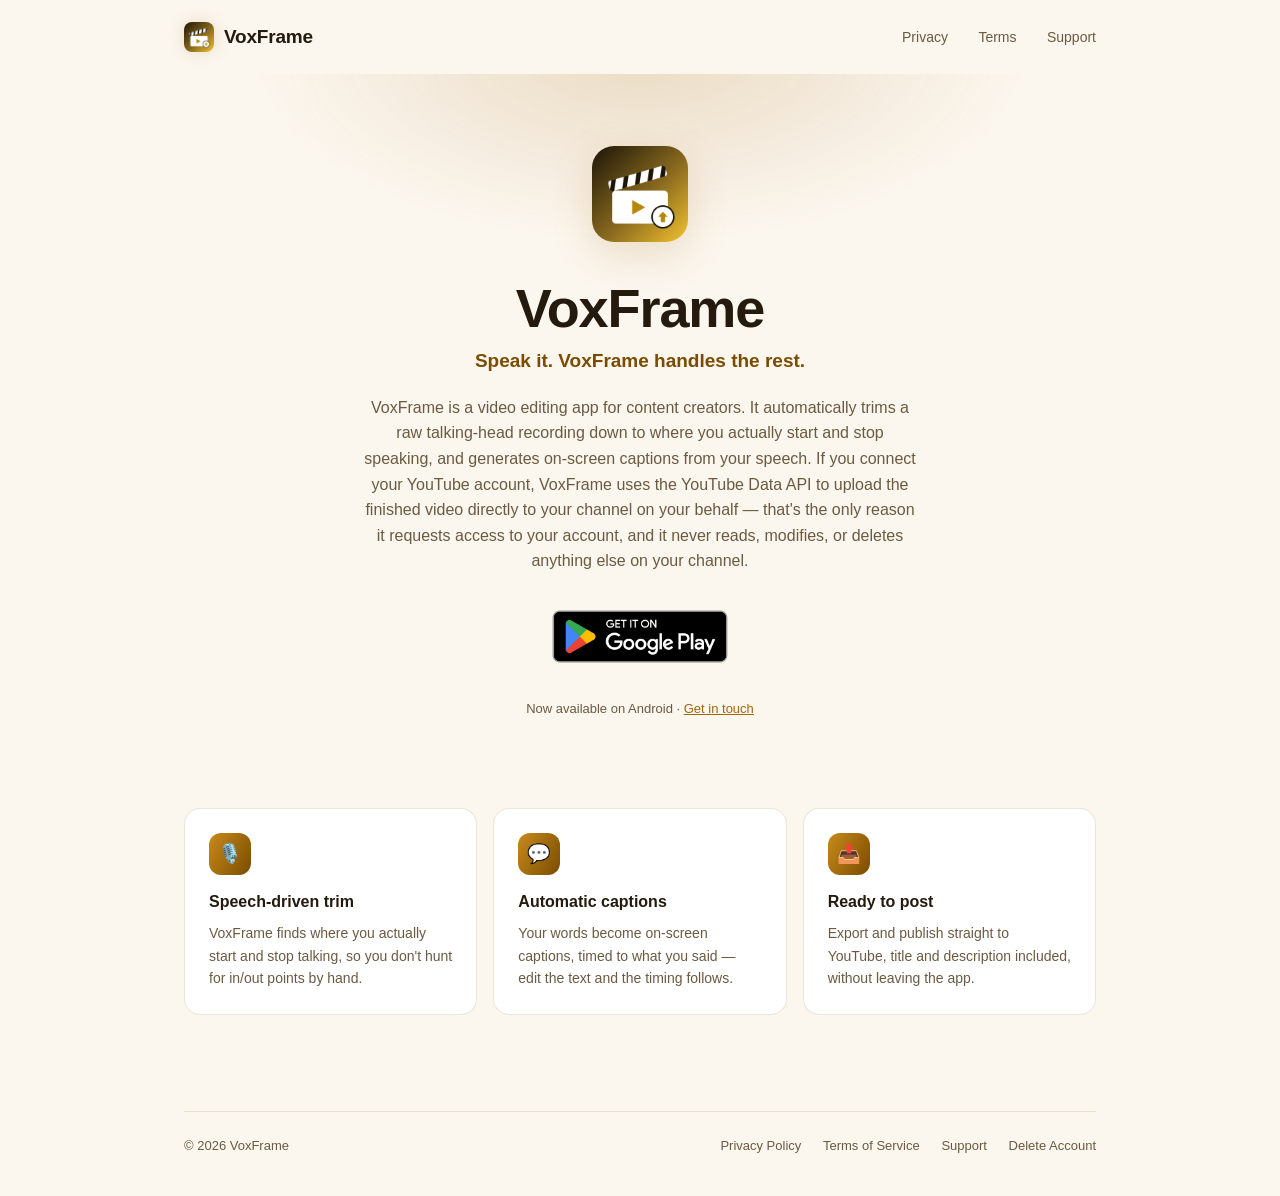
<file: index.html>
<!DOCTYPE html>
<html lang="en">
<head>
<meta charset="UTF-8">
<meta name="viewport" content="width=device-width, initial-scale=1.0">
<title>VoxFrame</title>
<meta name="description" content="VoxFrame is a video editing app that trims your video to your speech, generates captions automatically, and publishes the finished clip straight to YouTube.">
<link rel="icon" href="/icon.png">
<link rel="stylesheet" href="/style.css">
<style>
  .hero{
    position:relative; padding:72px 0 56px; text-align:center; overflow:hidden;
  }
  .hero::before{
    content:""; position:absolute; inset:-40% -10% auto -10%; height:520px;
    background:radial-gradient(closest-side, var(--shadow-gold), transparent 70%);
    filter:blur(10px); z-index:-1; pointer-events:none;
  }
  .hero img.mark{
    width:96px; height:96px; border-radius:22px; margin-bottom:28px;
    box-shadow:0 12px 40px var(--shadow-gold);
  }
  .hero h1{
    font-size:clamp(32px,6vw,54px); font-weight:800; letter-spacing:-0.02em;
    margin:0 0 8px; line-height:1.12;
  }
  .hero .tagline{
    font-size:19px; font-weight:600; color:var(--gold-bright);
    margin:0 auto 18px;
  }
  .hero p{ font-size:16px; color:var(--text-dim); max-width:560px; margin:0 auto 24px; }
  .sub-cta{ margin-top:16px; font-size:13px; color:var(--text-dim); }
  /* Google's badge image carries its own required padding. */
  .play-badge{ display:inline-block; transition:transform .15s ease; }
  .play-badge:hover{ transform:translateY(-1px); }
  .play-badge img{ width:200px; height:auto; display:block; }
  .features{
    display:grid; grid-template-columns:repeat(auto-fit,minmax(240px,1fr));
    gap:16px; padding:32px 0 72px;
  }
  .feature{ transition:transform .15s ease, box-shadow .15s ease; }
  .feature:hover{ transform:translateY(-3px); box-shadow:0 16px 32px rgba(0,0,0,0.25); }
  .feature .icon{
    width:42px; height:42px; border-radius:12px; display:flex; align-items:center;
    justify-content:center; font-size:19px; margin-bottom:14px;
    background:linear-gradient(120deg,var(--gold-deep),var(--gold-bright));
  }
  .feature h3{ margin:0 0 8px; font-size:16px; }
  .feature p{ margin:0; font-size:14px; color:var(--text-dim); }
</style>
</head>
<body>
<div class="wrap">
  <header>
    <a class="brand" href="/"><img src="/icon.png" alt=""> VoxFrame</a>
    <nav>
      <a href="/privacy">Privacy</a>
      <a href="/terms">Terms</a>
      <a href="/support">Support</a>
    </nav>
  </header>

  <section class="hero">
    <img class="mark" src="/icon.png" alt="VoxFrame">
    <h1>VoxFrame</h1>
    <p class="tagline">Speak it. VoxFrame handles the rest.</p>
    <p>VoxFrame is a video editing app for content creators. It automatically trims a raw talking-head recording down to where you actually start and stop speaking, and generates on-screen captions from your speech. If you connect your YouTube account, VoxFrame uses the YouTube Data API to upload the finished video directly to your channel on your behalf — that's the only reason it requests access to your account, and it never reads, modifies, or deletes anything else on your channel.</p>
    <a class="play-badge" href="https://play.google.com/store/apps/details?id=com.martinf.voxframe"><img src="/play-badge.png" alt="Get it on Google Play"></a>
    <div class="sub-cta">Now available on Android &middot; <a href="/support">Get in touch</a></div>
  </section>

  <section class="features">
    <div class="feature card">
      <div class="icon">🎙️</div>
      <h3>Speech-driven trim</h3>
      <p>VoxFrame finds where you actually start and stop talking, so you don't hunt for in/out points by hand.</p>
    </div>
    <div class="feature card">
      <div class="icon">💬</div>
      <h3>Automatic captions</h3>
      <p>Your words become on-screen captions, timed to what you said — edit the text and the timing follows.</p>
    </div>
    <div class="feature card">
      <div class="icon">📤</div>
      <h3>Ready to post</h3>
      <p>Export and publish straight to YouTube, title and description included, without leaving the app.</p>
    </div>
  </section>

  <footer>
    <div>&copy; <span id="year"></span> VoxFrame</div>
    <div class="links">
      <a href="/privacy">Privacy Policy</a>
      <a href="/terms">Terms of Service</a>
      <a href="/support">Support</a>
      <a href="/delete-account">Delete Account</a>
    </div>
  </footer>
</div>
<script>document.getElementById('year').textContent = new Date().getFullYear();</script>
</body>
</html>
</file>
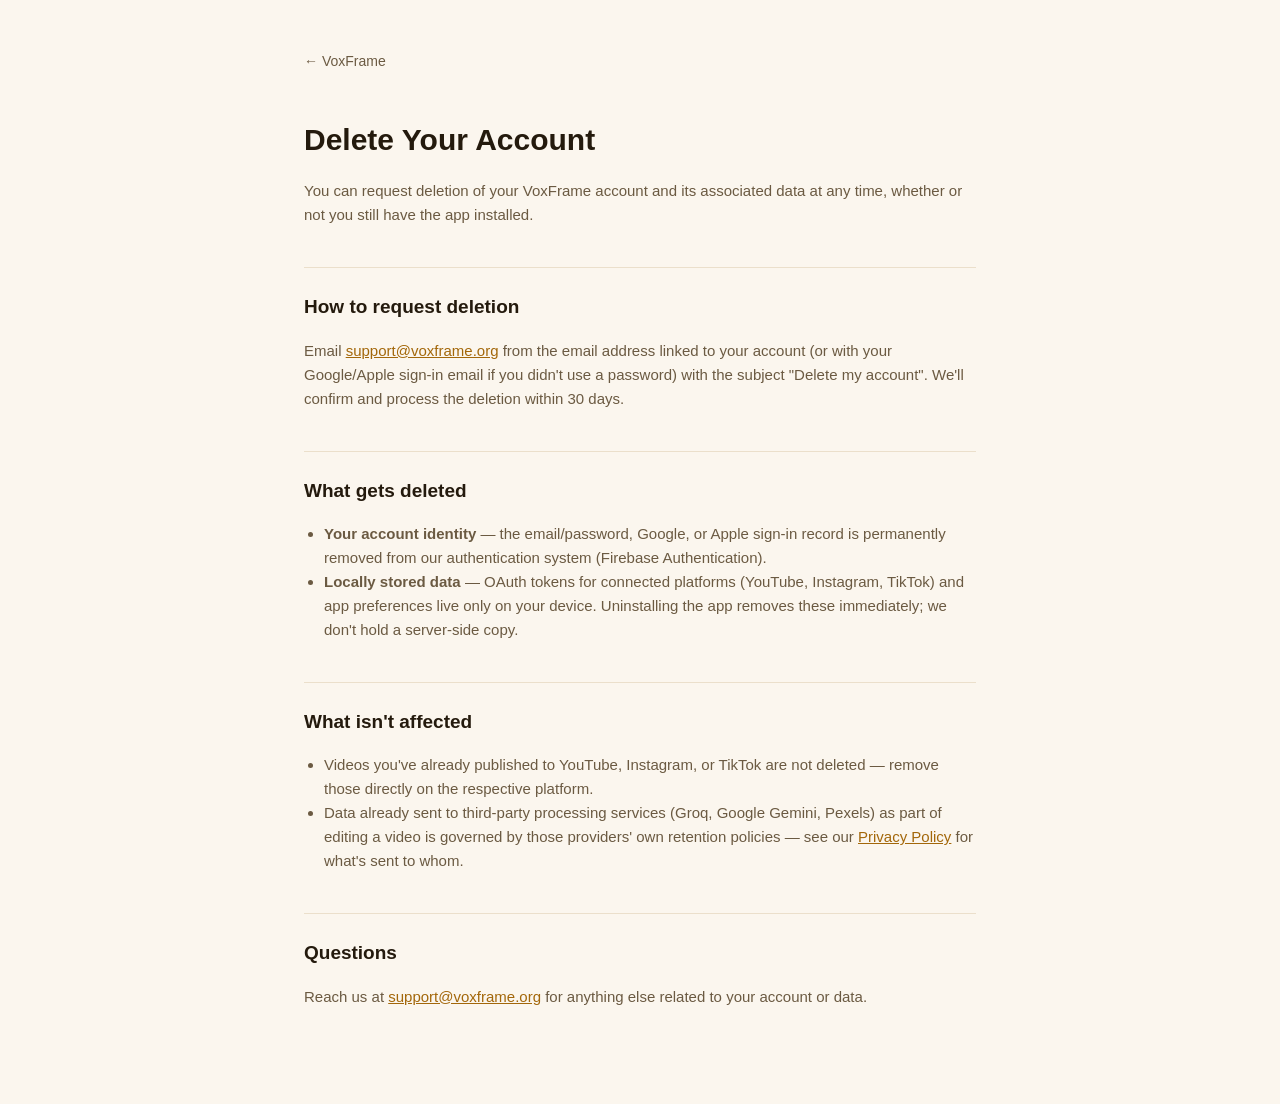
<file: delete-account.html>
<!DOCTYPE html>
<html lang="en">
<head>
<meta charset="UTF-8">
<meta name="viewport" content="width=device-width, initial-scale=1.0">
<title>Delete Account — VoxFrame</title>
<link rel="icon" href="/icon.png">
<link rel="stylesheet" href="/style.css">
</head>
<body>
<div class="wrap narrow doc">
  <a class="back" href="/">&larr; VoxFrame</a>
  <h1>Delete Your Account</h1>

  <p>You can request deletion of your VoxFrame account and its associated data at any time, whether or not you still have the app installed.</p>

  <h2>How to request deletion</h2>
  <p>Email <a href="mailto:support@voxframe.org?subject=Delete%20my%20VoxFrame%20account">support@voxframe.org</a> from the email address linked to your account (or with your Google/Apple sign-in email if you didn't use a password) with the subject "Delete my account". We'll confirm and process the deletion within 30 days.</p>

  <h2>What gets deleted</h2>
  <ul>
    <li><strong>Your account identity</strong> — the email/password, Google, or Apple sign-in record is permanently removed from our authentication system (Firebase Authentication).</li>
    <li><strong>Locally stored data</strong> — OAuth tokens for connected platforms (YouTube, Instagram, TikTok) and app preferences live only on your device. Uninstalling the app removes these immediately; we don't hold a server-side copy.</li>
  </ul>

  <h2>What isn't affected</h2>
  <ul>
    <li>Videos you've already published to YouTube, Instagram, or TikTok are not deleted — remove those directly on the respective platform.</li>
    <li>Data already sent to third-party processing services (Groq, Google Gemini, Pexels) as part of editing a video is governed by those providers' own retention policies — see our <a href="/privacy">Privacy Policy</a> for what's sent to whom.</li>
  </ul>

  <h2>Questions</h2>
  <p>Reach us at <a href="mailto:support@voxframe.org">support@voxframe.org</a> for anything else related to your account or data.</p>
</div>
</body>
</html>
</file>
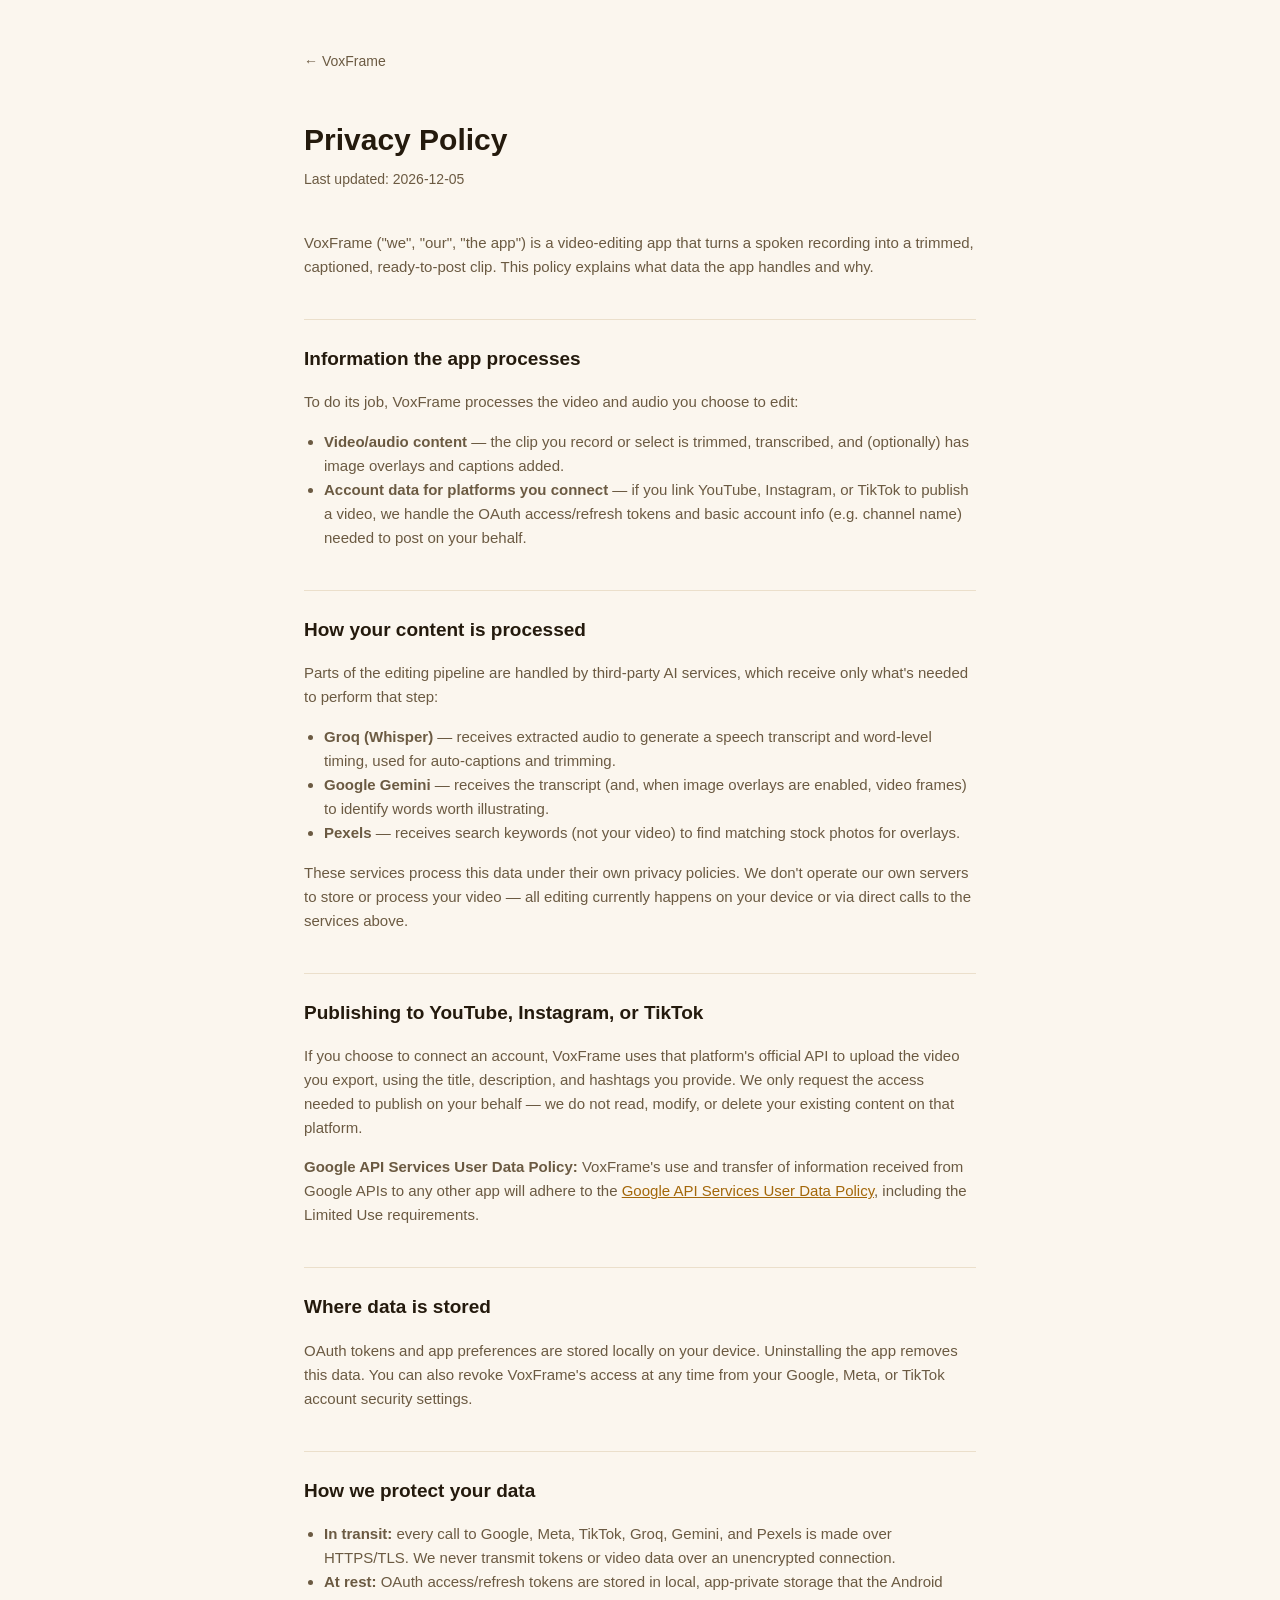
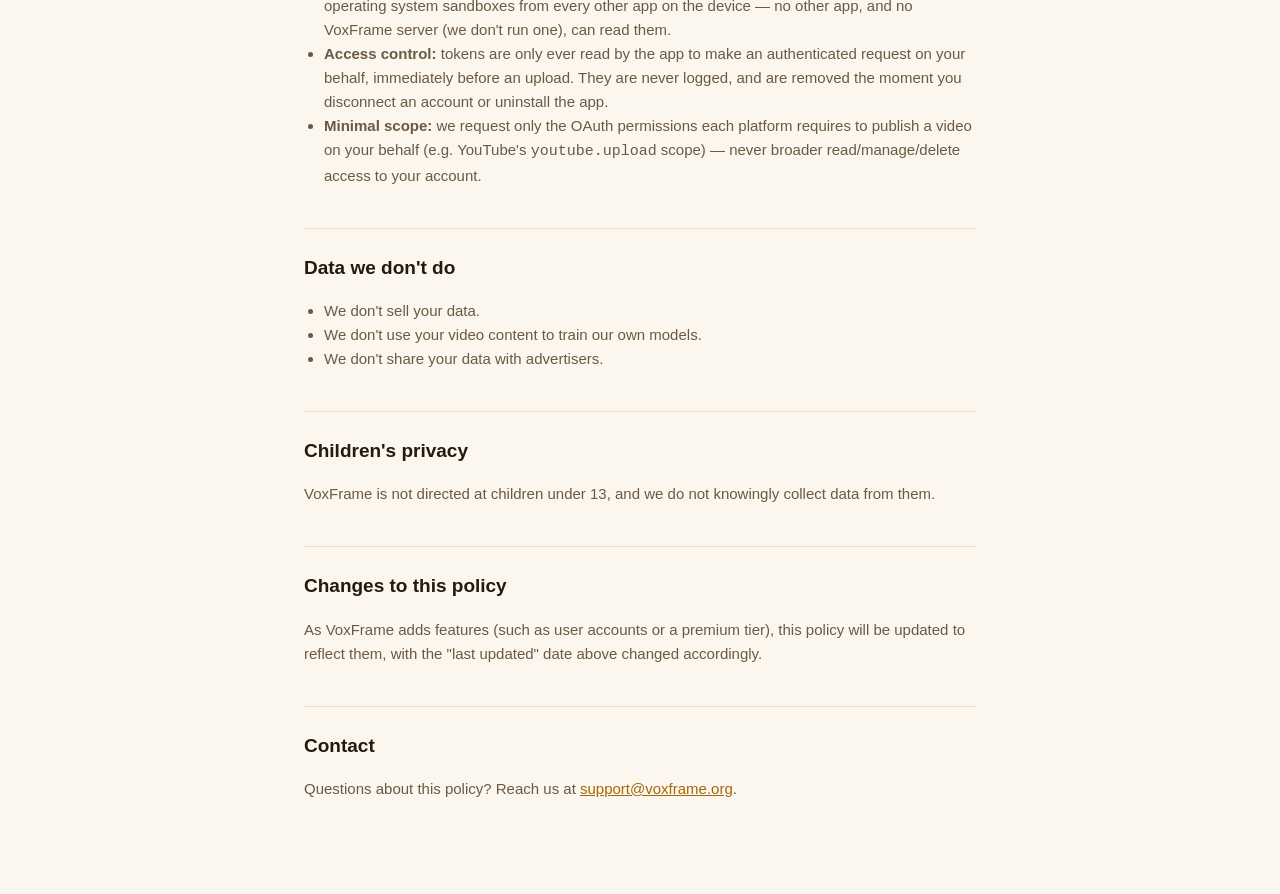
<file: privacy.html>
<!DOCTYPE html>
<html lang="en">
<head>
<meta charset="UTF-8">
<meta name="viewport" content="width=device-width, initial-scale=1.0">
<title>Privacy Policy — VoxFrame</title>
<link rel="icon" href="/icon.png">
<link rel="stylesheet" href="/style.css">
</head>
<body>
<div class="wrap narrow doc">
  <a class="back" href="/">&larr; VoxFrame</a>
  <h1>Privacy Policy</h1>
  <div class="updated">Last updated: <span id="d"></span></div>

  <p>VoxFrame ("we", "our", "the app") is a video-editing app that turns a spoken recording into a trimmed, captioned, ready-to-post clip. This policy explains what data the app handles and why.</p>

  <h2>Information the app processes</h2>
  <p>To do its job, VoxFrame processes the video and audio you choose to edit:</p>
  <ul>
    <li><strong>Video/audio content</strong> — the clip you record or select is trimmed, transcribed, and (optionally) has image overlays and captions added.</li>
    <li><strong>Account data for platforms you connect</strong> — if you link YouTube, Instagram, or TikTok to publish a video, we handle the OAuth access/refresh tokens and basic account info (e.g. channel name) needed to post on your behalf.</li>
  </ul>

  <h2>How your content is processed</h2>
  <p>Parts of the editing pipeline are handled by third-party AI services, which receive only what's needed to perform that step:</p>
  <ul>
    <li><strong>Groq (Whisper)</strong> — receives extracted audio to generate a speech transcript and word-level timing, used for auto-captions and trimming.</li>
    <li><strong>Google Gemini</strong> — receives the transcript (and, when image overlays are enabled, video frames) to identify words worth illustrating.</li>
    <li><strong>Pexels</strong> — receives search keywords (not your video) to find matching stock photos for overlays.</li>
  </ul>
  <p>These services process this data under their own privacy policies. We don't operate our own servers to store or process your video — all editing currently happens on your device or via direct calls to the services above.</p>

  <h2>Publishing to YouTube, Instagram, or TikTok</h2>
  <p>If you choose to connect an account, VoxFrame uses that platform's official API to upload the video you export, using the title, description, and hashtags you provide. We only request the access needed to publish on your behalf — we do not read, modify, or delete your existing content on that platform.</p>
  <p><strong>Google API Services User Data Policy:</strong> VoxFrame's use and transfer of information received from Google APIs to any other app will adhere to the <a href="https://developers.google.com/terms/api-services-user-data-policy" target="_blank" rel="noopener">Google API Services User Data Policy</a>, including the Limited Use requirements.</p>

  <h2>Where data is stored</h2>
  <p>OAuth tokens and app preferences are stored locally on your device. Uninstalling the app removes this data. You can also revoke VoxFrame's access at any time from your Google, Meta, or TikTok account security settings.</p>

  <h2>How we protect your data</h2>
  <ul>
    <li><strong>In transit:</strong> every call to Google, Meta, TikTok, Groq, Gemini, and Pexels is made over HTTPS/TLS. We never transmit tokens or video data over an unencrypted connection.</li>
    <li><strong>At rest:</strong> OAuth access/refresh tokens are stored in local, app-private storage that the Android operating system sandboxes from every other app on the device — no other app, and no VoxFrame server (we don't run one), can read them.</li>
    <li><strong>Access control:</strong> tokens are only ever read by the app to make an authenticated request on your behalf, immediately before an upload. They are never logged, and are removed the moment you disconnect an account or uninstall the app.</li>
    <li><strong>Minimal scope:</strong> we request only the OAuth permissions each platform requires to publish a video on your behalf (e.g. YouTube's <code>youtube.upload</code> scope) — never broader read/manage/delete access to your account.</li>
  </ul>

  <h2>Data we don't do</h2>
  <ul>
    <li>We don't sell your data.</li>
    <li>We don't use your video content to train our own models.</li>
    <li>We don't share your data with advertisers.</li>
  </ul>

  <h2>Children's privacy</h2>
  <p>VoxFrame is not directed at children under 13, and we do not knowingly collect data from them.</p>

  <h2>Changes to this policy</h2>
  <p>As VoxFrame adds features (such as user accounts or a premium tier), this policy will be updated to reflect them, with the "last updated" date above changed accordingly.</p>

  <h2>Contact</h2>
  <p>Questions about this policy? Reach us at <a href="mailto:support@voxframe.org">support@voxframe.org</a>.</p>
</div>
<script>document.getElementById('d').textContent = new Date().toISOString().slice(0,10);</script>
</body>
</html>
</file>
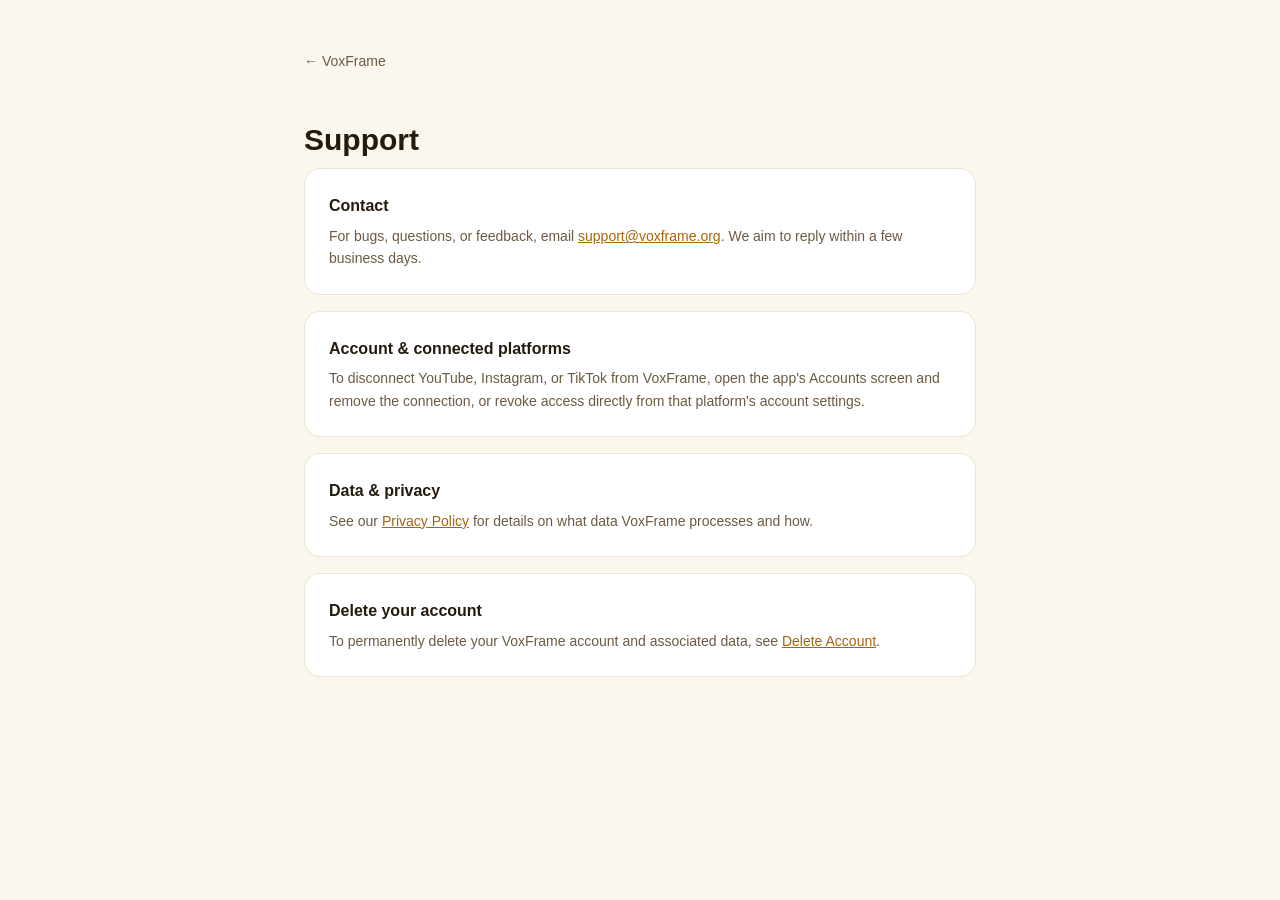
<file: support.html>
<!DOCTYPE html>
<html lang="en">
<head>
<meta charset="UTF-8">
<meta name="viewport" content="width=device-width, initial-scale=1.0">
<title>Support — VoxFrame</title>
<link rel="icon" href="/icon.png">
<link rel="stylesheet" href="/style.css">
<style>
  .card{ margin-bottom:16px; }
  .card h3{ margin:0 0 6px; font-size:16px; }
  .card p{ margin:0; color:var(--text-dim); font-size:14px; }
</style>
</head>
<body>
<div class="wrap narrow doc">
  <a class="back" href="/">&larr; VoxFrame</a>
  <h1>Support</h1>

  <div class="card">
    <h3>Contact</h3>
    <p>For bugs, questions, or feedback, email <a href="mailto:support@voxframe.org">support@voxframe.org</a>. We aim to reply within a few business days.</p>
  </div>

  <div class="card">
    <h3>Account &amp; connected platforms</h3>
    <p>To disconnect YouTube, Instagram, or TikTok from VoxFrame, open the app's Accounts screen and remove the connection, or revoke access directly from that platform's account settings.</p>
  </div>

  <div class="card">
    <h3>Data &amp; privacy</h3>
    <p>See our <a href="/privacy">Privacy Policy</a> for details on what data VoxFrame processes and how.</p>
  </div>

  <div class="card">
    <h3>Delete your account</h3>
    <p>To permanently delete your VoxFrame account and associated data, see <a href="/delete-account">Delete Account</a>.</p>
  </div>
</div>
</body>
</html>
</file>
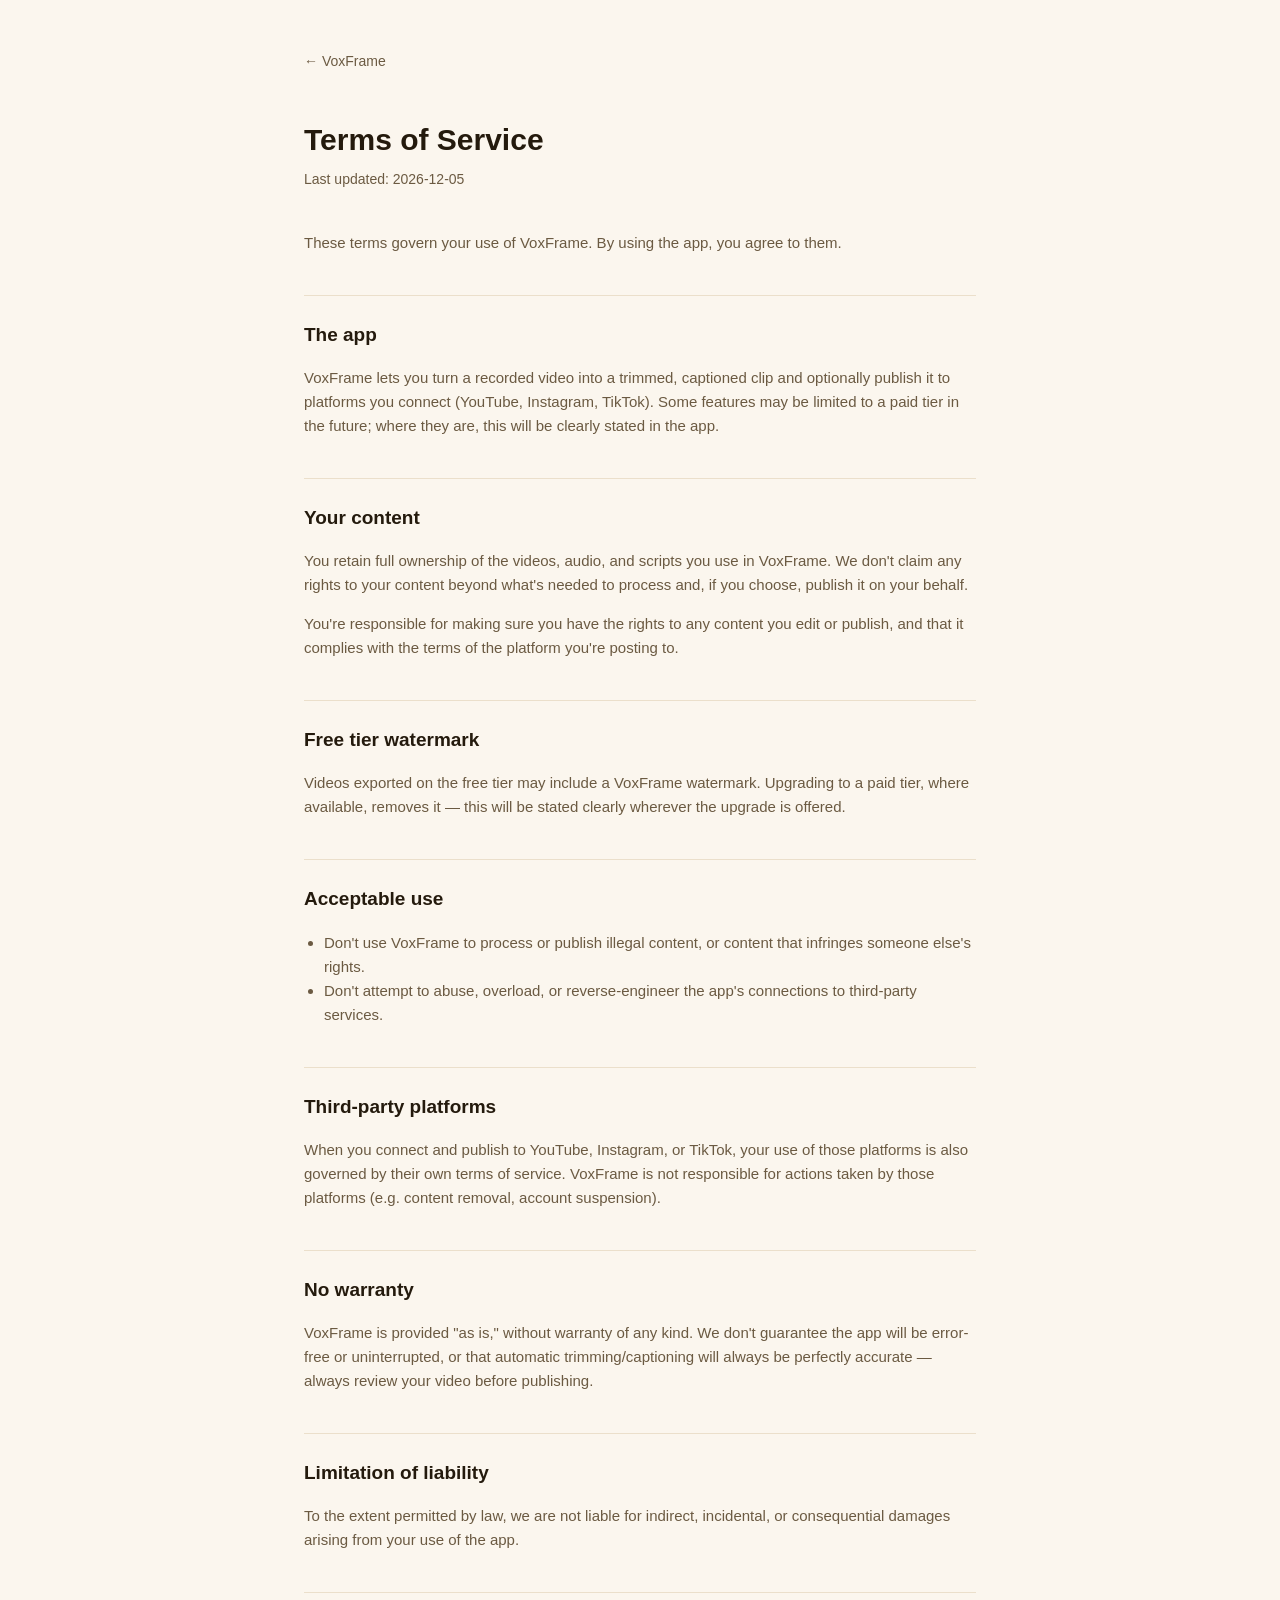
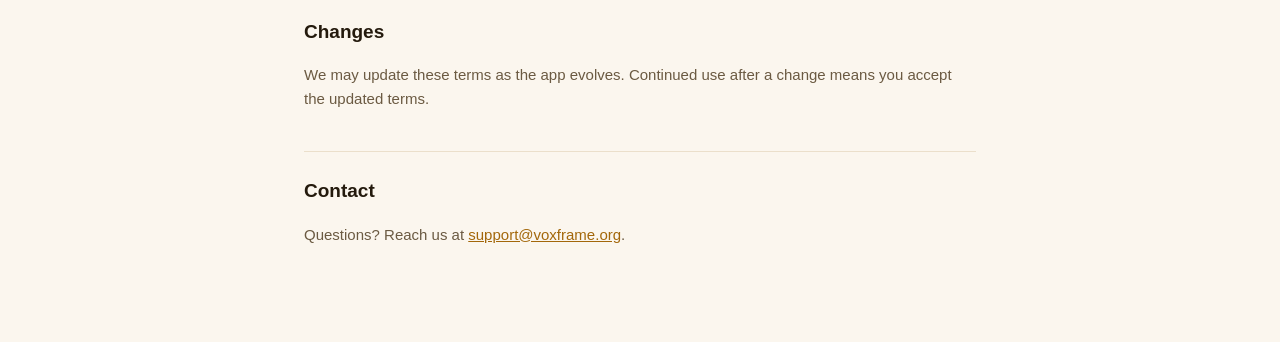
<file: terms.html>
<!DOCTYPE html>
<html lang="en">
<head>
<meta charset="UTF-8">
<meta name="viewport" content="width=device-width, initial-scale=1.0">
<title>Terms of Service — VoxFrame</title>
<link rel="icon" href="/icon.png">
<link rel="stylesheet" href="/style.css">
</head>
<body>
<div class="wrap narrow doc">
  <a class="back" href="/">&larr; VoxFrame</a>
  <h1>Terms of Service</h1>
  <div class="updated">Last updated: <span id="d"></span></div>

  <p>These terms govern your use of VoxFrame. By using the app, you agree to them.</p>

  <h2>The app</h2>
  <p>VoxFrame lets you turn a recorded video into a trimmed, captioned clip and optionally publish it to platforms you connect (YouTube, Instagram, TikTok). Some features may be limited to a paid tier in the future; where they are, this will be clearly stated in the app.</p>

  <h2>Your content</h2>
  <p>You retain full ownership of the videos, audio, and scripts you use in VoxFrame. We don't claim any rights to your content beyond what's needed to process and, if you choose, publish it on your behalf.</p>
  <p>You're responsible for making sure you have the rights to any content you edit or publish, and that it complies with the terms of the platform you're posting to.</p>

  <h2>Free tier watermark</h2>
  <p>Videos exported on the free tier may include a VoxFrame watermark. Upgrading to a paid tier, where available, removes it — this will be stated clearly wherever the upgrade is offered.</p>

  <h2>Acceptable use</h2>
  <ul>
    <li>Don't use VoxFrame to process or publish illegal content, or content that infringes someone else's rights.</li>
    <li>Don't attempt to abuse, overload, or reverse-engineer the app's connections to third-party services.</li>
  </ul>

  <h2>Third-party platforms</h2>
  <p>When you connect and publish to YouTube, Instagram, or TikTok, your use of those platforms is also governed by their own terms of service. VoxFrame is not responsible for actions taken by those platforms (e.g. content removal, account suspension).</p>

  <h2>No warranty</h2>
  <p>VoxFrame is provided "as is," without warranty of any kind. We don't guarantee the app will be error-free or uninterrupted, or that automatic trimming/captioning will always be perfectly accurate — always review your video before publishing.</p>

  <h2>Limitation of liability</h2>
  <p>To the extent permitted by law, we are not liable for indirect, incidental, or consequential damages arising from your use of the app.</p>

  <h2>Changes</h2>
  <p>We may update these terms as the app evolves. Continued use after a change means you accept the updated terms.</p>

  <h2>Contact</h2>
  <p>Questions? Reach us at <a href="mailto:support@voxframe.org">support@voxframe.org</a>.</p>
</div>
<script>document.getElementById('d').textContent = new Date().toISOString().slice(0,10);</script>
</body>
</html>
</file>
<file: style.css>
:root{
  --bg:#0f0a05;
  --bg-card:#1c140a;
  --bg-card-hi:#241a0d;
  --gold:#e8a93c;
  --gold-bright:#ffd37a;
  --gold-deep:#9c6a12;
  --text:#f5ead9;
  --text-dim:#b8a58c;
  --border:rgba(232,169,60,0.16);
  --shadow-gold:rgba(232,169,60,0.25);
}
@media (prefers-color-scheme: light){
  :root{
    --bg:#fbf6ee;
    --bg-card:#ffffff;
    --bg-card-hi:#fff8ec;
    --gold:#a3670a;
    --gold-bright:#7a4c00;
    --gold-deep:#c88a1c;
    --text:#241a0d;
    --text-dim:#6b5a42;
    --border:rgba(150,100,20,0.16);
    --shadow-gold:rgba(163,103,10,0.18);
  }
}
:root[data-theme="dark"]{
  --bg:#0f0a05; --bg-card:#1c140a; --bg-card-hi:#241a0d;
  --gold:#e8a93c; --gold-bright:#ffd37a; --gold-deep:#9c6a12;
  --text:#f5ead9; --text-dim:#b8a58c;
  --border:rgba(232,169,60,0.16); --shadow-gold:rgba(232,169,60,0.25);
}
:root[data-theme="light"]{
  --bg:#fbf6ee; --bg-card:#ffffff; --bg-card-hi:#fff8ec;
  --gold:#a3670a; --gold-bright:#7a4c00; --gold-deep:#c88a1c;
  --text:#241a0d; --text-dim:#6b5a42;
  --border:rgba(150,100,20,0.16); --shadow-gold:rgba(163,103,10,0.18);
}
*{box-sizing:border-box;}
body{
  margin:0; background:var(--bg); color:var(--text);
  font-family:-apple-system,BlinkMacSystemFont,"Segoe UI",Roboto,Helvetica,Arial,sans-serif;
  line-height:1.6;
}
a{ color:var(--gold); }
.wrap{ max-width:960px; margin:0 auto; padding:0 24px; }
.narrow{ max-width:720px; }

header{
  display:flex; align-items:center; justify-content:space-between;
  padding:22px 0;
}
.brand{ display:flex; align-items:center; gap:10px; font-weight:800; font-size:19px; letter-spacing:-0.01em; text-decoration:none; color:var(--text); }
.brand img{ width:30px; height:30px; border-radius:8px; box-shadow:0 0 16px var(--shadow-gold); }
nav a{ color:var(--text-dim); text-decoration:none; margin-left:26px; font-size:14px; transition:color .15s; }
nav a:hover{ color:var(--gold-bright); }

.gold-text{
  background:linear-gradient(120deg,var(--gold-deep),var(--gold-bright));
  -webkit-background-clip:text; background-clip:text; color:transparent;
}

.cta{
  display:inline-block;
  background:linear-gradient(120deg,var(--gold-deep),var(--gold-bright));
  color:#180f00; font-weight:800; padding:14px 30px; border-radius:12px;
  text-decoration:none; font-size:16px;
  box-shadow:0 8px 28px var(--shadow-gold);
  transition:transform .15s ease, box-shadow .15s ease;
}
.cta:hover{ transform:translateY(-1px); box-shadow:0 10px 34px var(--shadow-gold); }

.card{
  background:var(--bg-card); border:1px solid var(--border); border-radius:16px;
  padding:24px;
}

footer{
  border-top:1px solid var(--border); padding:24px 0 40px; margin-top:24px;
  display:flex; flex-wrap:wrap; gap:16px; justify-content:space-between;
  align-items:center; color:var(--text-dim); font-size:13px;
}
footer .links a{ color:var(--text-dim); text-decoration:none; margin-left:18px; }
footer .links a:hover{ color:var(--gold-bright); }

/* Legal-page layout (privacy / terms / support) */
.doc{ padding:48px 24px 80px; }
.doc h1{ font-size:30px; margin-bottom:4px; }
.doc .updated{ color:var(--text-dim); font-size:14px; margin-bottom:40px; }
.doc h2{ font-size:19px; margin-top:40px; border-top:1px solid var(--border); padding-top:24px; }
.doc p, .doc li{ color:var(--text-dim); font-size:15px; }
.doc ul{ padding-left:20px; }
.back{ display:inline-flex; align-items:center; gap:6px; margin-bottom:24px; color:var(--text-dim); text-decoration:none; font-size:14px; }
.back:hover{ color:var(--gold-bright); }
</file>
